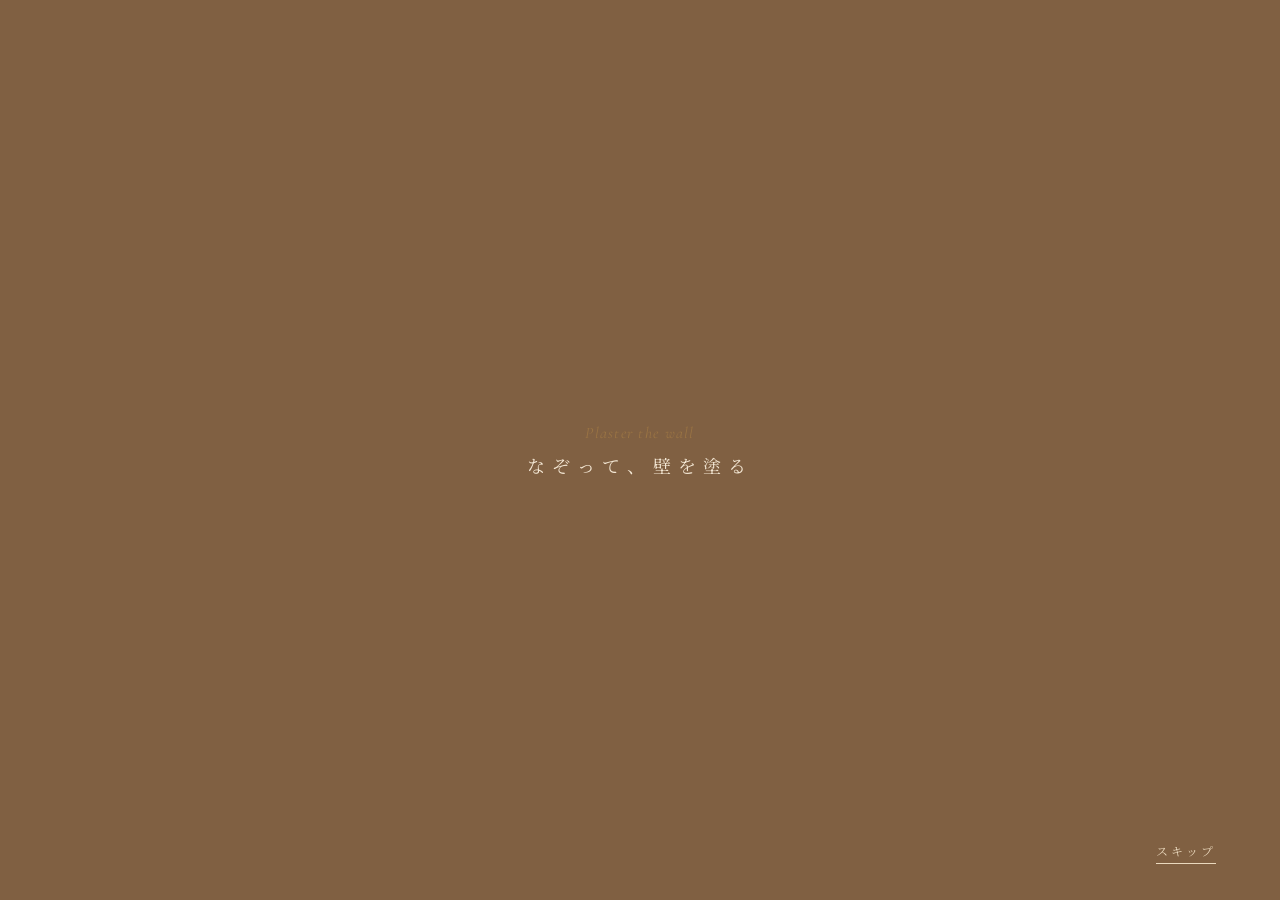
<file: index.html>
<!DOCTYPE html>
<html lang="ja">
<head>
  <meta charset="UTF-8">
  <meta name="robots" content="noindex">
  <meta name="viewport" content="width=device-width, initial-scale=1.0">
  <title>松合 | 白壁土蔵の町</title>
  <meta name="description" content="熊本県宇城市不知火町松合。八代海に面した、白壁土蔵の町。">

  <link rel="preconnect" href="https://fonts.googleapis.com">
  <link rel="preconnect" href="https://fonts.gstatic.com" crossorigin>
  <link href="https://fonts.googleapis.com/css2?family=Noto+Serif+JP:wght@400;600&family=Cormorant+Garamond:ital@0;1&display=swap" rel="stylesheet">
  <link rel="stylesheet" href="css/common.css">
  <link rel="stylesheet" href="css/top.css">
</head>
<body>

  <!-- ① 漆喰を塗る画面(js/top.js が動かす) -->
  <canvas id="wall"></canvas>
  <div class="guide" id="guide">
    <div class="en">Plaster the wall</div>
    <p>なぞって、壁を塗る</p>
  </div>
  <button class="skip" id="skip">スキップ</button>

  <!-- ② 塗り終わったあとに出てくる中身 -->
  <div class="content" id="content">
    <header class="site-header">
      <a class="logo" href="index.html">松合</a>
      <nav>
        <ul>
          <li><a href="doors.html#history">歴史</a></li>
          <li><a href="doors.html#food">食と醸造</a></li>
          <li><a href="doors.html#stay">宿</a></li>
          <li><a href="doors.html#access">アクセス</a></li>
        </ul>
      </nav>
    </header>

    <div class="hero">
      <div class="en">Matsuai — white walls by the Yatsushiro Sea</div>
      <h1>松合</h1>
      <p>
        幾度もの大火をくぐり抜け、町は燃えない白い壁をまとった。<br>
        八代海に面した、白壁土蔵の町。
      </p>
      <div class="links">
        <a class="link-arrow" href="doors.html">蔵の扉をひらく →</a>
        <a class="link-arrow" href="street.html">通りを歩く(360°) →</a>
      </div>
    </div>
  </div>

  <script src="js/top.js"></script>
</body>
</html>
</file>
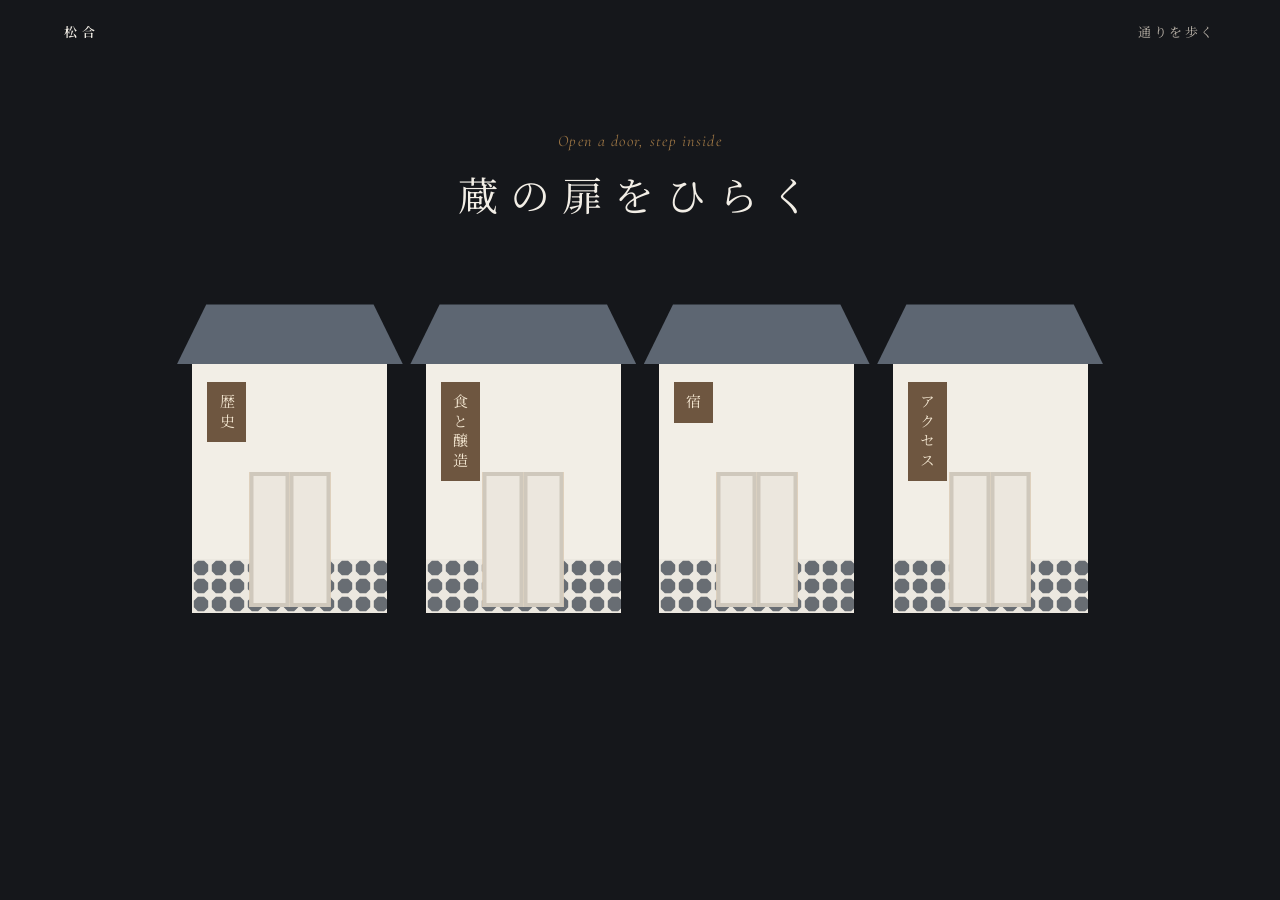
<file: doors.html>
<!DOCTYPE html>
<html lang="ja">
<head>
  <meta charset="UTF-8">
  <meta name="robots" content="noindex">
  <meta name="viewport" content="width=device-width, initial-scale=1.0">
  <title>松合 | 蔵の扉をひらく</title>

  <link rel="preconnect" href="https://fonts.googleapis.com">
  <link rel="preconnect" href="https://fonts.gstatic.com" crossorigin>
  <link href="https://fonts.googleapis.com/css2?family=Noto+Serif+JP:wght@400;600&family=Cormorant+Garamond:ital@0;1&display=swap" rel="stylesheet">
  <link rel="stylesheet" href="css/common.css">
  <link rel="stylesheet" href="css/doors.css">
</head>
<body>

  <header class="site-header dark">
    <a class="logo" href="index.html">松合</a>
    <nav>
      <ul>
        <li><a href="street.html">通りを歩く</a></li>
      </ul>
    </nav>
  </header>

  <div class="lead">
    <div class="en">Open a door, step inside</div>
    <h1>蔵の扉をひらく</h1>
  </div>

  <!-- 土蔵の通り。data-room に、開いたときに表示する部屋の名前を書く -->
  <main class="street">

    <button class="kura" data-room="history">
      <div class="roof"></div>
      <div class="wall">
        <div class="fuda">歴史</div>
        <div class="door"><div class="leaf l"></div><div class="leaf r"></div></div>
      </div>
      <div class="base"></div>
    </button>

    <button class="kura" data-room="food">
      <div class="roof"></div>
      <div class="wall">
        <div class="fuda">食と醸造</div>
        <div class="door"><div class="leaf l"></div><div class="leaf r"></div></div>
      </div>
      <div class="base"></div>
    </button>

    <button class="kura" data-room="stay">
      <div class="roof"></div>
      <div class="wall">
        <div class="fuda">宿</div>
        <div class="door"><div class="leaf l"></div><div class="leaf r"></div></div>
      </div>
      <div class="base"></div>
    </button>

    <button class="kura" data-room="access">
      <div class="roof"></div>
      <div class="wall">
        <div class="fuda">アクセス</div>
        <div class="door"><div class="leaf l"></div><div class="leaf r"></div></div>
      </div>
      <div class="base"></div>
    </button>

    <!-- 蔵を増やすときは、上の <button class="kura"> 〜 </button> をコピーして、
         data-room と木札の文字を変え、下に同じ名前の <section class="room"> を足す -->
  </main>

  <!-- ===== 蔵の中のページ ===== -->
  <button class="back" id="back">← 蔵を出る</button>

  <section class="room" id="room-history">
    <h2>歴史</h2>
    <div class="body">
      <div class="en">History</div>
      <p>八代海に面した松合は、江戸時代から明治にかけて、漁業や海運、醸造の町として栄えました。</p>
      <p class="todo">ここに写真・年表・町の人の話を入れる</p>
    </div>
  </section>

  <section class="room" id="room-food">
    <h2>食と醸造</h2>
    <div class="body">
      <div class="en">Food &amp; Brewing</div>
      <p class="todo">ここに蔵元・お店・朝市・地元の味の紹介を入れる</p>
    </div>
  </section>

  <section class="room" id="room-stay">
    <h2>宿</h2>
    <div class="body">
      <div class="en">Stay</div>
      <p class="todo">ここに民宿の紹介・DIYの記録・予約方法を入れる</p>
    </div>
  </section>

  <section class="room" id="room-access">
    <h2>アクセス</h2>
    <div class="body">
      <div class="en">Access</div>
      <p>熊本県宇城市不知火町松合</p>
      <p class="todo">ここに行き方・駐車場・地図を入れる</p>
    </div>
  </section>

  <script src="js/doors.js"></script>
</body>
</html>
</file>
<file: css/common.css>
/* =========================================================
   common.css:全ページ共通のデザイン
   色やフォントはここの変数を変えると、サイト全体に反映される
   ========================================================= */

:root {
  /* 色(実際の白壁・瓦・海の写真から色を拾って調整するとよい) */
  --plaster: #f2eee6;   /* 漆喰の白 */
  --tile: #5d6672;      /* 瓦 */
  --wood: #3b2f26;      /* 焼杉・柱 */
  --sea: #3f5d78;       /* 八代海 */
  --ink: #2a2119;       /* 文字(墨) */
  --sub: #7d7064;       /* 薄い文字 */
  --accent: #9a7444;    /* アクセント */

  /* フォント */
  --font-ja: "Noto Serif JP", serif;
  --font-en: "Cormorant Garamond", serif;
}

* { margin: 0; padding: 0; box-sizing: border-box; }

body {
  font-family: var(--font-ja);
  color: var(--ink);
  background: var(--plaster);
  line-height: 1.9;
}

a { color: inherit; }
img { max-width: 100%; display: block; }

/* ---------- ヘッダー(全ページ共通) ---------- */
.site-header {
  position: fixed;
  top: 0; left: 0; right: 0;
  z-index: 50;
  display: flex;
  justify-content: space-between;
  align-items: center;
  padding: 20px 5vw;
  font-size: 13px;
  letter-spacing: 0.2em;
}
.site-header .logo {
  font-weight: 600;
  letter-spacing: 0.4em;
  text-decoration: none;
}
.site-header nav ul {
  display: flex;
  gap: 28px;
  list-style: none;
}
.site-header nav a {
  text-decoration: none;
  color: var(--sub);
  transition: color 0.3s;
}
.site-header nav a:hover { color: var(--ink); }

/* 暗い背景のページではヘッダーを白文字にする */
.site-header.dark { color: var(--plaster); }
.site-header.dark nav a { color: #b9b2a8; }
.site-header.dark nav a:hover { color: #fff; }

/* ---------- よく使う部品 ---------- */
.en {                       /* 英語の小見出し */
  font-family: var(--font-en);
  font-style: italic;
  color: var(--accent);
  letter-spacing: 0.08em;
}
.link-arrow {               /* 「〜 →」のリンク */
  display: inline-block;
  color: var(--accent);
  text-decoration: none;
  font-size: 13px;
  letter-spacing: 0.25em;
  border-bottom: 1px solid currentColor;
  padding-bottom: 4px;
}
.todo {                     /* あとで書き換える場所の目印(完成したら消す) */
  color: #8d7c69;
  font-size: 13px;
  border-left: 2px solid #c9b496;
  padding-left: 10px;
}

/* ---------- スマホ ---------- */
@media (max-width: 760px) {
  .site-header nav ul { display: none; }
  /* TODO:スマホ用のメニュー(ハンバーガーメニューなど)を作る */
}
</file>
<file: css/top.css>
/* =========================================================
   top.css:トップページ(漆喰を塗る画面)
   ========================================================= */

html, body { height: 100%; overflow: hidden; background: #6f5238; }

#wall {
  position: fixed;
  inset: 0;
  width: 100%;
  height: 100%;
  touch-action: none;   /* スマホでなぞっても画面がスクロールしないように */
}

/* 最初の案内文 */
.guide {
  position: fixed;
  left: 50%; top: 50%;
  transform: translate(-50%, -50%);
  text-align: center;
  color: #f3e7d4;
  pointer-events: none;
  transition: opacity 0.8s;
}
.guide p { font-size: 18px; letter-spacing: 0.4em; }
.guide.hide { opacity: 0; }

.skip {
  all: unset;
  position: fixed;
  right: 5vw; bottom: 4vh;
  cursor: pointer;
  font-size: 12px;
  letter-spacing: 0.25em;
  color: #ead9be;
  border-bottom: 1px solid currentColor;
}
.skip.hide { display: none; }

/* 塗り終わったあとの中身(最初は見えない) */
.content {
  position: fixed;
  inset: 0;
  opacity: 0;
  visibility: hidden;
  transition: opacity 1.4s, visibility 1.4s;
}
.content.show { opacity: 1; visibility: visible; }

.hero {
  height: 100%;
  display: flex;
  flex-direction: column;
  justify-content: center;
  padding: 0 8vw;
}
.hero h1 {
  font-weight: 400;
  font-size: clamp(64px, 11vw, 140px);
  letter-spacing: 0.15em;
  line-height: 1;
  margin: 18px 0 30px;
}
.hero p { font-size: 15px; line-height: 2.3; max-width: 30em; }
.hero .links { margin-top: 34px; display: flex; gap: 28px; flex-wrap: wrap; }

/* TODO:コテのカーソル、塗り跡のふちの影など、演出を足していく */

@media (max-width: 760px) {
  .hero { justify-content: flex-end; padding-bottom: 12vh; }
  .hero p { font-size: 14px; }
}
</file>
<file: css/doors.css>
/* =========================================================
   doors.css:蔵の扉ページ
   蔵の大きさは .street の font-size で変わる(中はすべて em 単位)
   ========================================================= */

body { background: #15171b; color: var(--plaster); min-height: 100vh; }
body.inside { overflow: hidden; }

.lead { text-align: center; padding-top: 14vh; }
.lead h1 { font-weight: 400; font-size: clamp(26px, 4vw, 40px); letter-spacing: 0.3em; }

/* ---------- 土蔵の並び ---------- */
.street {
  display: flex;
  justify-content: center;
  align-items: flex-end;
  flex-wrap: wrap;
  gap: 3vw;
  padding: 8vh 4vw;
  font-size: 15px;
}

/* ---------- 土蔵1棟 ---------- */
.kura {
  all: unset;              /* ボタンの見た目をリセット */
  cursor: pointer;
  width: 13em;
  display: flex;
  flex-direction: column;
  align-items: center;
}

.roof {
  width: 116%;
  height: 4em;
  background: var(--tile);
  clip-path: polygon(13% 0, 87% 0, 100% 100%, 0 100%);   /* 台形 */
  /* TODO:瓦の段(横線)、棟や鬼瓦、軒の反り */
}

.wall {
  position: relative;
  width: 100%;
  height: 13em;
  background: var(--plaster);
  /* TODO:窓、軒下の影、漆喰の質感(写真を使ってもよい) */
}

.fuda {                     /* 木札(入口の名前) */
  position: absolute;
  top: 1.2em; left: 1em;
  writing-mode: vertical-rl;
  background: #6e5640;
  color: #f3e6d0;
  padding: 0.7em 0.35em;
  letter-spacing: 0.3em;
}

.base {                     /* 腰壁:阿波屋の八角形の模様 */
  width: 100%;
  height: 3.6em;
  background: url("data:image/svg+xml,%3Csvg xmlns='http://www.w3.org/2000/svg' width='40' height='40'%3E%3Crect width='40' height='40' fill='%23ece8e0'/%3E%3Cpolygon points='13,4 27,4 36,13 36,27 27,36 13,36 4,27 4,13' fill='%23686d73'/%3E%3C/svg%3E") 0 0 / 1.2em 1.2em;
}

/* ---------- 扉 ---------- */
.door {
  position: absolute;
  left: 50%;
  bottom: -3.2em;
  transform: translateX(-50%);
  width: 5.4em;
  height: 9em;
  perspective: 40em;       /* 立体的に開くための奥行き */
  background: #e9a85a;     /* 扉の奥の光。TODO:グラデーションにする */
  z-index: 2;
}
.leaf {
  position: absolute;
  top: 0;
  width: 50%;
  height: 100%;
  background: #ece7de;
  border: 0.3em solid #cfc8bc;
  transition: transform 1.4s ease;   /* TODO:cubic-bezier で重い扉らしい動きに */
}
.leaf.l { left: 0;  transform-origin: left center; }
.leaf.r { right: 0; transform-origin: right center; }

/* 開いた状態(JavaScriptで .open を付ける) */
.kura.open .leaf.l { transform: rotateY(-110deg); }
.kura.open .leaf.r { transform: rotateY(110deg); }
/* TODO:マウスを乗せたら少しだけ開く(:hover) */

/* ---------- 蔵の中のページ ---------- */
.room {
  position: fixed;
  inset: 0;
  z-index: 60;
  display: flex;
  gap: 6vw;
  padding: 12vh 10vw;
  background: #1d140d;
  color: #f3e6d0;
  overflow-y: auto;
  opacity: 0;
  visibility: hidden;
  transition: opacity 0.7s, visibility 0.7s;
}
.room.show { opacity: 1; visibility: visible; }
.room h2 { writing-mode: vertical-rl; font-weight: 400; font-size: 44px; letter-spacing: 0.4em; }
.room p { margin-bottom: 1.2em; }

.back {
  all: unset;
  cursor: pointer;
  position: fixed;
  top: 22px; left: 5vw;
  z-index: 70;
  font-size: 13px;
  letter-spacing: 0.2em;
  color: #c9b496;
  display: none;
}
.back.show { display: block; }

/* TODO:扉の位置から光が広がって中に入る演出 */

@media (max-width: 760px) {
  .street { font-size: 2.7vw; gap: 12vw 9vw; }
  .room { flex-direction: column; }
  .room h2 { writing-mode: horizontal-tb; }
}
</file>
